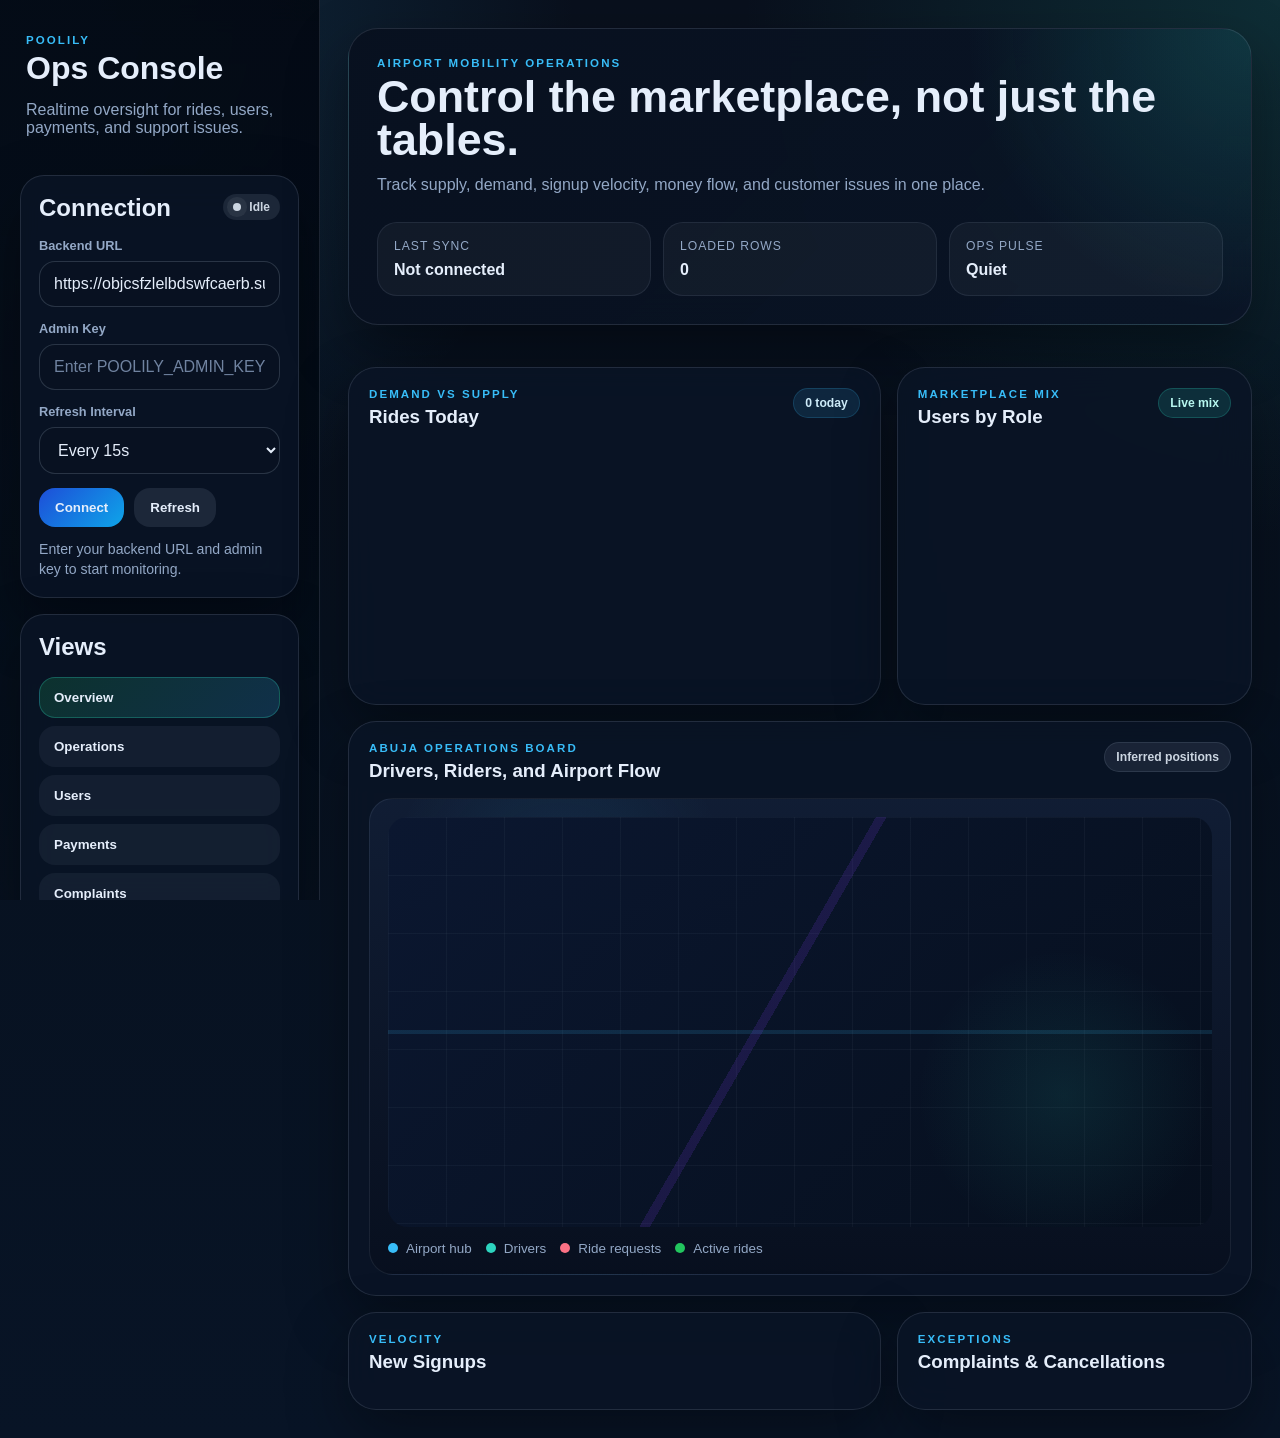
<file: admin.html>
<!DOCTYPE html>
<html lang="en">
<head>
  <meta charset="UTF-8">
  <meta name="viewport" content="width=device-width, initial-scale=1.0">
  <title>Poolily Ops Console</title>
  <meta name="robots" content="noindex, nofollow">
  <link rel="stylesheet" href="./admin.css">
  <script src="./app.config.js"></script>
</head>
<body>
  <div class="admin-shell">
    <aside class="sidebar">
      <div class="brand-block">
        <p class="brand-kicker">Poolily</p>
        <h1>Ops Console</h1>
        <p class="brand-copy">Realtime oversight for rides, users, payments, and support issues.</p>
      </div>

      <section class="sidebar-card">
        <div class="sidebar-card-head">
          <h2>Connection</h2>
          <span id="live-indicator" class="live-indicator idle">Idle</span>
        </div>
        <label class="field">
          <span>Backend URL</span>
          <input id="admin-backend-url" type="url" placeholder="https://<project>.supabase.co/functions/v1/poolily-gateway">
        </label>
        <label class="field">
          <span>Admin Key</span>
          <input id="admin-api-key" type="password" placeholder="Enter POOLILY_ADMIN_KEY">
        </label>
        <label class="field">
          <span>Refresh Interval</span>
          <select id="refresh-interval">
            <option value="0">Manual only</option>
            <option value="10000">Every 10s</option>
            <option value="15000" selected>Every 15s</option>
            <option value="30000">Every 30s</option>
            <option value="60000">Every 60s</option>
          </select>
        </label>
        <div class="button-row">
          <button id="connect-btn" class="button button-primary" type="button">Connect</button>
          <button id="refresh-btn" class="button" type="button">Refresh</button>
        </div>
        <p id="admin-status" class="status">Enter your backend URL and admin key to start monitoring.</p>
      </section>

      <section class="sidebar-card">
        <div class="sidebar-card-head">
          <h2>Views</h2>
        </div>
        <nav class="tab-nav">
          <button class="tab-button active" data-tab="overview" type="button">Overview</button>
          <button class="tab-button" data-tab="operations" type="button">Operations</button>
          <button class="tab-button" data-tab="users" type="button">Users</button>
          <button class="tab-button" data-tab="payments" type="button">Payments</button>
          <button class="tab-button" data-tab="complaints" type="button">Complaints</button>
        </nav>
      </section>

      <section class="sidebar-card">
        <div class="sidebar-card-head">
          <h2>Filters</h2>
        </div>
        <label class="field">
          <span>Time Window</span>
          <select id="time-filter">
            <option value="today">Today</option>
            <option value="7d" selected>Last 7 days</option>
            <option value="30d">Last 30 days</option>
            <option value="all">All loaded rows</option>
          </select>
        </label>
        <label class="field">
          <span>Search</span>
          <input id="search-filter" type="search" placeholder="Search users, rides, phones, banks">
        </label>
        <label class="field">
          <span>Ride Status</span>
          <select id="ride-status-filter">
            <option value="all">All statuses</option>
            <option value="requested">Requested</option>
            <option value="matched">Matched</option>
            <option value="ongoing">Ongoing</option>
            <option value="completed">Completed</option>
            <option value="cancelled">Cancelled</option>
          </select>
        </label>
        <label class="field">
          <span>User Role</span>
          <select id="role-filter">
            <option value="all">All roles</option>
            <option value="passenger">Passengers</option>
            <option value="driver">Drivers</option>
            <option value="admin">Admins</option>
          </select>
        </label>
        <label class="field">
          <span>Sort By</span>
          <select id="sort-filter">
            <option value="latest" selected>Latest first</option>
            <option value="oldest">Oldest first</option>
            <option value="highestFare">Highest fare</option>
            <option value="highestWallet">Highest wallet</option>
          </select>
        </label>
      </section>
    </aside>

    <main class="main-panel">
      <header class="hero-panel">
        <div>
          <p class="eyebrow">Airport Mobility Operations</p>
          <h2>Control the marketplace, not just the tables.</h2>
          <p class="hero-copy">Track supply, demand, signup velocity, money flow, and customer issues in one place.</p>
        </div>
        <div class="hero-meta">
          <div class="hero-stat">
            <span>Last Sync</span>
            <strong id="last-sync-label">Not connected</strong>
          </div>
          <div class="hero-stat">
            <span>Loaded Rows</span>
            <strong id="loaded-rows-label">0</strong>
          </div>
          <div class="hero-stat">
            <span>Ops Pulse</span>
            <strong id="ops-pulse-label">Quiet</strong>
          </div>
        </div>
      </header>

      <section id="summary-grid" class="summary-grid"></section>

      <section class="dashboard-tab active" data-tab-panel="overview">
        <div class="dashboard-grid dashboard-grid-overview">
          <article class="panel chart-panel">
            <div class="panel-head">
              <div>
                <p class="panel-kicker">Demand vs Supply</p>
                <h3>Rides Today</h3>
              </div>
              <span id="rides-today-pill" class="pill">0 today</span>
            </div>
            <div id="rides-bar-chart" class="chart-canvas"></div>
          </article>

          <article class="panel chart-panel">
            <div class="panel-head">
              <div>
                <p class="panel-kicker">Marketplace Mix</p>
                <h3>Users by Role</h3>
              </div>
              <span class="pill accent">Live mix</span>
            </div>
            <div id="role-pie-chart" class="pie-wrap"></div>
          </article>

          <article class="panel wide-panel">
            <div class="panel-head">
              <div>
                <p class="panel-kicker">Abuja Operations Board</p>
                <h3>Drivers, Riders, and Airport Flow</h3>
              </div>
              <span class="pill muted-pill">Inferred positions</span>
            </div>
            <div class="ops-map-shell">
              <div id="ops-map" class="ops-map"></div>
              <div class="map-legend">
                <span><i class="legend-dot airport"></i>Airport hub</span>
                <span><i class="legend-dot driver"></i>Drivers</span>
                <span><i class="legend-dot request"></i>Ride requests</span>
                <span><i class="legend-dot ride"></i>Active rides</span>
              </div>
            </div>
          </article>

          <article class="panel">
            <div class="panel-head">
              <div>
                <p class="panel-kicker">Velocity</p>
                <h3>New Signups</h3>
              </div>
            </div>
            <div id="signup-feed" class="signal-list"></div>
          </article>

          <article class="panel">
            <div class="panel-head">
              <div>
                <p class="panel-kicker">Exceptions</p>
                <h3>Complaints & Cancellations</h3>
              </div>
            </div>
            <div id="exceptions-feed" class="signal-list"></div>
          </article>
        </div>
      </section>

      <section class="dashboard-tab" data-tab-panel="operations">
        <div class="dashboard-grid">
          <article class="panel wide-panel">
            <div class="panel-head">
              <div>
                <p class="panel-kicker">Requests Queue</p>
                <h3>Ride Requests</h3>
              </div>
              <span id="requests-count" class="pill">0</span>
            </div>
            <div id="requests-table" class="table-wrap"></div>
          </article>

          <article class="panel wide-panel">
            <div class="panel-head">
              <div>
                <p class="panel-kicker">Trip Monitor</p>
                <h3>Rides</h3>
              </div>
              <span id="rides-count" class="pill">0</span>
            </div>
            <div id="rides-table" class="table-wrap"></div>
          </article>
        </div>
      </section>

      <section class="dashboard-tab" data-tab-panel="users">
        <div class="dashboard-grid">
          <article class="panel">
            <div class="panel-head">
              <div>
                <p class="panel-kicker">Population</p>
                <h3>Users</h3>
              </div>
              <span id="users-count" class="pill">0</span>
            </div>
            <div id="users-table" class="table-wrap"></div>
          </article>

          <article class="panel">
            <div class="panel-head">
              <div>
                <p class="panel-kicker">Driver Supply</p>
                <h3>Driver Roster</h3>
              </div>
              <span id="drivers-count" class="pill">0</span>
            </div>
            <div id="drivers-table" class="table-wrap"></div>
          </article>
        </div>
      </section>

      <section class="dashboard-tab" data-tab-panel="payments">
        <div class="dashboard-grid">
          <article class="panel">
            <div class="panel-head">
              <div>
                <p class="panel-kicker">Cash In</p>
                <h3>Deposits</h3>
              </div>
              <span id="deposits-count" class="pill">0</span>
            </div>
            <div id="deposits-table" class="table-wrap"></div>
          </article>

          <article class="panel">
            <div class="panel-head">
              <div>
                <p class="panel-kicker">Wallet Ledger</p>
                <h3>Transactions</h3>
              </div>
              <span id="transactions-count" class="pill">0</span>
            </div>
            <div id="transactions-table" class="table-wrap"></div>
          </article>

          <article class="panel wide-panel">
            <div class="panel-head">
              <div>
                <p class="panel-kicker">Revenue Shape</p>
                <h3>Payments Breakdown</h3>
              </div>
            </div>
            <div id="payments-bar-chart" class="chart-canvas"></div>
          </article>
        </div>
      </section>

      <section class="dashboard-tab" data-tab-panel="complaints">
        <div class="dashboard-grid">
          <article class="panel wide-panel">
            <div class="panel-head">
              <div>
                <p class="panel-kicker">Support Desk</p>
                <h3>Events & Complaints</h3>
              </div>
              <span id="events-count" class="pill">0</span>
            </div>
            <div id="events-table" class="table-wrap"></div>
          </article>
        </div>
      </section>
    </main>
  </div>

  <script src="./admin.js"></script>
</body>
</html>
</file>
<file: admin.css>
* {
  box-sizing: border-box;
}

:root {
  --bg: #07111f;
  --bg-2: #0b1730;
  --panel: rgba(10, 20, 38, 0.86);
  --panel-soft: rgba(18, 33, 59, 0.72);
  --line: rgba(148, 163, 184, 0.18);
  --text: #e5eefb;
  --muted: #93a8c6;
  --accent: #2dd4bf;
  --accent-2: #38bdf8;
  --warn: #f59e0b;
  --danger: #fb7185;
  --success: #22c55e;
  --shadow: 0 24px 60px rgba(0, 0, 0, 0.35);
}

html,
body {
  margin: 0;
  min-height: 100%;
}

body {
  font-family: "Avenir Next", "Segoe UI", sans-serif;
  background:
    radial-gradient(circle at top left, rgba(56, 189, 248, 0.18), transparent 30%),
    radial-gradient(circle at top right, rgba(45, 212, 191, 0.15), transparent 28%),
    linear-gradient(180deg, #09101d 0%, #07111f 45%, #081426 100%);
  color: var(--text);
}

.admin-shell {
  min-height: 100vh;
  display: grid;
  grid-template-columns: 320px minmax(0, 1fr);
}

.sidebar {
  padding: 24px 20px;
  border-right: 1px solid var(--line);
  background: linear-gradient(180deg, rgba(3, 9, 19, 0.92), rgba(7, 17, 31, 0.84));
  backdrop-filter: blur(16px);
  position: sticky;
  top: 0;
  height: 100vh;
  overflow: auto;
}

.brand-block {
  padding: 10px 6px 22px;
}

.brand-kicker,
.eyebrow,
.panel-kicker {
  margin: 0 0 6px;
  text-transform: uppercase;
  letter-spacing: 0.18em;
  font-size: 0.72rem;
  font-weight: 800;
  color: var(--accent-2);
}

.brand-block h1,
.hero-panel h2,
.sidebar-card h2,
.panel-head h3 {
  margin: 0;
}

.brand-block h1 {
  font-size: 2rem;
  line-height: 1.02;
}

.brand-copy,
.hero-copy,
.status,
.field span,
.map-legend,
.metric-note,
.table-subtext,
.muted {
  color: var(--muted);
}

.sidebar-card,
.panel,
.metric-card,
.hero-panel {
  background: var(--panel);
  border: 1px solid var(--line);
  box-shadow: var(--shadow);
  backdrop-filter: blur(18px);
}

.sidebar-card {
  border-radius: 24px;
  padding: 18px;
  margin-bottom: 16px;
}

.sidebar-card-head,
.panel-head {
  display: flex;
  justify-content: space-between;
  gap: 12px;
  align-items: flex-start;
  margin-bottom: 16px;
}

.field {
  display: block;
  margin-bottom: 14px;
}

.field span {
  display: block;
  margin-bottom: 8px;
  font-size: 0.8rem;
  font-weight: 700;
}

.field input,
.field select {
  width: 100%;
  border: 1px solid rgba(148, 163, 184, 0.24);
  border-radius: 16px;
  padding: 13px 14px;
  background: rgba(9, 18, 34, 0.78);
  color: var(--text);
  font: inherit;
}

.field input::placeholder {
  color: #7083a0;
}

.button-row {
  display: flex;
  gap: 10px;
  margin-top: 8px;
}

.button {
  border: 0;
  border-radius: 16px;
  padding: 12px 16px;
  font-weight: 800;
  color: var(--text);
  background: rgba(148, 163, 184, 0.14);
  cursor: pointer;
  transition: transform 180ms ease, background 180ms ease;
}

.button:hover {
  transform: translateY(-1px);
}

.button-primary {
  background: linear-gradient(135deg, #1d4ed8, #0ea5e9);
}

.button:disabled {
  opacity: 0.6;
  cursor: progress;
}

.status {
  margin: 12px 0 0;
  font-size: 0.88rem;
  line-height: 1.45;
}

.status.success {
  color: #86efac;
}

.status.error {
  color: #fca5a5;
}

.tab-nav {
  display: grid;
  gap: 8px;
}

.tab-button {
  border: 1px solid transparent;
  border-radius: 16px;
  padding: 12px 14px;
  background: rgba(148, 163, 184, 0.08);
  color: var(--text);
  text-align: left;
  font-weight: 800;
  cursor: pointer;
}

.tab-button.active {
  background: linear-gradient(135deg, rgba(34, 197, 94, 0.18), rgba(56, 189, 248, 0.18));
  border-color: rgba(45, 212, 191, 0.28);
}

.live-indicator {
  display: inline-flex;
  align-items: center;
  gap: 8px;
  border-radius: 999px;
  padding: 6px 10px;
  font-size: 0.75rem;
  font-weight: 800;
}

.live-indicator::before {
  content: "";
  width: 8px;
  height: 8px;
  border-radius: 50%;
  background: currentColor;
  box-shadow: 0 0 0 6px rgba(255, 255, 255, 0.06);
}

.live-indicator.idle {
  color: #cbd5e1;
  background: rgba(148, 163, 184, 0.14);
}

.live-indicator.live {
  color: #6ee7b7;
  background: rgba(34, 197, 94, 0.14);
}

.live-indicator.error {
  color: #fca5a5;
  background: rgba(244, 63, 94, 0.14);
}

.main-panel {
  padding: 28px;
}

.hero-panel {
  border-radius: 30px;
  padding: 28px;
  margin-bottom: 20px;
  display: flex;
  justify-content: space-between;
  gap: 24px;
  background:
    radial-gradient(circle at top right, rgba(45, 212, 191, 0.18), transparent 30%),
    linear-gradient(135deg, rgba(8, 17, 31, 0.98), rgba(10, 20, 38, 0.9));
}

.hero-panel h2 {
  font-size: clamp(2rem, 3.5vw, 3.4rem);
  line-height: 0.95;
  max-width: 780px;
}

.hero-copy {
  max-width: 720px;
  margin: 12px 0 0;
  font-size: 1rem;
  line-height: 1.6;
}

.hero-meta {
  display: grid;
  grid-template-columns: repeat(3, minmax(120px, 1fr));
  gap: 12px;
  min-width: 360px;
}

.hero-stat {
  border-radius: 20px;
  padding: 16px;
  background: rgba(255, 255, 255, 0.04);
  border: 1px solid rgba(148, 163, 184, 0.12);
}

.hero-stat span {
  display: block;
  font-size: 0.76rem;
  color: var(--muted);
  text-transform: uppercase;
  letter-spacing: 0.08em;
  margin-bottom: 8px;
}

.hero-stat strong {
  font-size: 1rem;
}

.summary-grid {
  display: grid;
  grid-template-columns: repeat(4, minmax(0, 1fr));
  gap: 14px;
  margin-bottom: 22px;
}

.metric-card {
  border-radius: 24px;
  padding: 18px;
  position: relative;
  overflow: hidden;
}

.metric-card::after {
  content: "";
  position: absolute;
  inset: auto -30% -45% auto;
  width: 160px;
  height: 160px;
  border-radius: 50%;
  background: radial-gradient(circle, rgba(45, 212, 191, 0.22), transparent 65%);
}

.metric-label {
  margin: 0 0 10px;
  font-size: 0.78rem;
  text-transform: uppercase;
  letter-spacing: 0.12em;
  color: #90a5c6;
  font-weight: 800;
}

.metric-value {
  font-size: 1.85rem;
  font-weight: 900;
}

.metric-note {
  margin-top: 8px;
  font-size: 0.9rem;
}

.dashboard-tab {
  display: none;
}

.dashboard-tab.active {
  display: block;
}

.dashboard-grid {
  display: grid;
  grid-template-columns: repeat(2, minmax(0, 1fr));
  gap: 16px;
}

.dashboard-grid-overview {
  grid-template-columns: 1.2fr 0.8fr;
}

.panel {
  border-radius: 28px;
  padding: 20px;
}

.wide-panel {
  grid-column: 1 / -1;
}

.chart-panel {
  min-height: 320px;
}

.pill {
  display: inline-flex;
  align-items: center;
  gap: 6px;
  border-radius: 999px;
  padding: 7px 11px;
  font-size: 0.76rem;
  font-weight: 800;
  color: #cdebf8;
  background: rgba(56, 189, 248, 0.12);
  border: 1px solid rgba(56, 189, 248, 0.18);
}

.pill.accent {
  color: #b7f7ef;
  background: rgba(45, 212, 191, 0.14);
  border-color: rgba(45, 212, 191, 0.22);
}

.pill.muted-pill {
  color: #cbd5e1;
  background: rgba(148, 163, 184, 0.12);
  border-color: rgba(148, 163, 184, 0.16);
}

.chart-canvas,
.pie-wrap {
  min-height: 240px;
}

.bar-chart,
.pie-chart {
  width: 100%;
  height: 100%;
}

.chart-grid-line {
  stroke: rgba(148, 163, 184, 0.14);
  stroke-width: 1;
}

.chart-label {
  fill: #93a8c6;
  font-size: 11px;
  font-weight: 700;
}

.chart-value {
  fill: #e5eefb;
  font-size: 12px;
  font-weight: 800;
}

.pie-legend {
  display: grid;
  gap: 10px;
  margin-top: 16px;
}

.pie-legend-item {
  display: flex;
  align-items: center;
  justify-content: space-between;
  gap: 12px;
  font-size: 0.92rem;
}

.legend-swatch {
  width: 12px;
  height: 12px;
  border-radius: 999px;
  margin-right: 8px;
  display: inline-block;
}

.ops-map-shell {
  background:
    radial-gradient(circle at 22% 18%, rgba(56, 189, 248, 0.1), transparent 22%),
    linear-gradient(180deg, rgba(17, 30, 53, 0.96), rgba(8, 16, 31, 0.96));
  border-radius: 24px;
  border: 1px solid rgba(148, 163, 184, 0.12);
  padding: 18px;
}

.ops-map {
  position: relative;
  min-height: 410px;
  border-radius: 20px;
  overflow: hidden;
  background:
    radial-gradient(circle at 82% 68%, rgba(45, 212, 191, 0.1), transparent 20%),
    linear-gradient(135deg, rgba(11, 23, 48, 1), rgba(6, 15, 29, 1));
}

.ops-map::before,
.ops-map::after {
  content: "";
  position: absolute;
  inset: 0;
  pointer-events: none;
}

.ops-map::before {
  background-image:
    linear-gradient(rgba(148, 163, 184, 0.06) 1px, transparent 1px),
    linear-gradient(90deg, rgba(148, 163, 184, 0.06) 1px, transparent 1px);
  background-size: 58px 58px;
}

.ops-map::after {
  background:
    linear-gradient(120deg, transparent 0 46%, rgba(124, 58, 237, 0.16) 46% 47%, transparent 47% 100%),
    linear-gradient(180deg, transparent 0 52%, rgba(56, 189, 248, 0.14) 52% 53%, transparent 53% 100%);
}

.map-node,
.map-route,
.map-label {
  position: absolute;
}

.map-route {
  height: 2px;
  transform-origin: left center;
  border-radius: 999px;
  opacity: 0.9;
}

.map-route.request {
  background: linear-gradient(90deg, rgba(251, 113, 133, 0.15), rgba(251, 113, 133, 0.82));
}

.map-route.ride {
  background: linear-gradient(90deg, rgba(34, 197, 94, 0.16), rgba(34, 197, 94, 0.88));
}

.map-node {
  width: 14px;
  height: 14px;
  border-radius: 50%;
  transform: translate(-50%, -50%);
  box-shadow: 0 0 0 8px rgba(255, 255, 255, 0.03);
}

.map-node.airport {
  width: 18px;
  height: 18px;
  background: #38bdf8;
  box-shadow: 0 0 0 10px rgba(56, 189, 248, 0.14);
}

.map-node.driver {
  background: #2dd4bf;
}

.map-node.request {
  background: #fb7185;
}

.map-node.ride {
  background: #22c55e;
}

.map-label {
  transform: translate(10px, -10px);
  font-size: 0.74rem;
  font-weight: 800;
  color: #dce8f8;
  background: rgba(4, 11, 22, 0.78);
  border: 1px solid rgba(148, 163, 184, 0.14);
  border-radius: 999px;
  padding: 6px 10px;
  white-space: nowrap;
}

.map-legend {
  display: flex;
  flex-wrap: wrap;
  gap: 14px;
  margin-top: 14px;
  font-size: 0.84rem;
}

.legend-dot {
  width: 10px;
  height: 10px;
  border-radius: 50%;
  display: inline-block;
  margin-right: 8px;
}

.legend-dot.airport { background: #38bdf8; }
.legend-dot.driver { background: #2dd4bf; }
.legend-dot.request { background: #fb7185; }
.legend-dot.ride { background: #22c55e; }

.signal-list {
  display: grid;
  gap: 12px;
}

.signal-card {
  padding: 14px;
  border-radius: 18px;
  background: rgba(255, 255, 255, 0.03);
  border: 1px solid rgba(148, 163, 184, 0.12);
}

.signal-card strong {
  display: block;
  font-size: 0.95rem;
  margin-bottom: 6px;
}

.signal-card p {
  margin: 0;
  color: var(--muted);
  font-size: 0.88rem;
  line-height: 1.45;
}

.table-wrap {
  overflow: auto;
}

table {
  width: 100%;
  border-collapse: collapse;
  min-width: 760px;
}

th,
td {
  text-align: left;
  padding: 12px 10px;
  border-bottom: 1px solid rgba(148, 163, 184, 0.12);
  vertical-align: top;
  font-size: 0.9rem;
}

th {
  font-size: 0.75rem;
  text-transform: uppercase;
  letter-spacing: 0.12em;
  color: #7f95b6;
}

tbody tr:hover {
  background: rgba(255, 255, 255, 0.02);
}

.mono {
  font-family: ui-monospace, "SFMono-Regular", Menlo, monospace;
}

.badge {
  display: inline-flex;
  align-items: center;
  border-radius: 999px;
  padding: 5px 10px;
  font-size: 0.72rem;
  font-weight: 800;
  border: 1px solid transparent;
}

.badge.ok {
  color: #bbf7d0;
  background: rgba(34, 197, 94, 0.14);
  border-color: rgba(34, 197, 94, 0.22);
}

.badge.warn {
  color: #fde68a;
  background: rgba(245, 158, 11, 0.14);
  border-color: rgba(245, 158, 11, 0.22);
}

.badge.stop {
  color: #fecdd3;
  background: rgba(244, 63, 94, 0.14);
  border-color: rgba(244, 63, 94, 0.22);
}

.empty {
  padding: 18px 0;
  color: var(--muted);
}

pre.json {
  margin: 0;
  white-space: pre-wrap;
  word-break: break-word;
  font-size: 0.76rem;
  color: #dbe7f7;
  max-width: 420px;
}

@media (max-width: 1400px) {
  .summary-grid {
    grid-template-columns: repeat(2, minmax(0, 1fr));
  }

  .hero-panel {
    flex-direction: column;
  }

  .hero-meta {
    min-width: 0;
  }
}

@media (max-width: 1100px) {
  .admin-shell {
    grid-template-columns: 1fr;
  }

  .sidebar {
    position: static;
    height: auto;
    border-right: 0;
    border-bottom: 1px solid var(--line);
  }

  .dashboard-grid,
  .dashboard-grid-overview,
  .summary-grid,
  .hero-meta {
    grid-template-columns: 1fr;
  }
}

@media (max-width: 700px) {
  .main-panel,
  .sidebar {
    padding: 18px;
  }

  .hero-panel,
  .panel,
  .metric-card,
  .sidebar-card {
    border-radius: 22px;
  }
}
</file>
